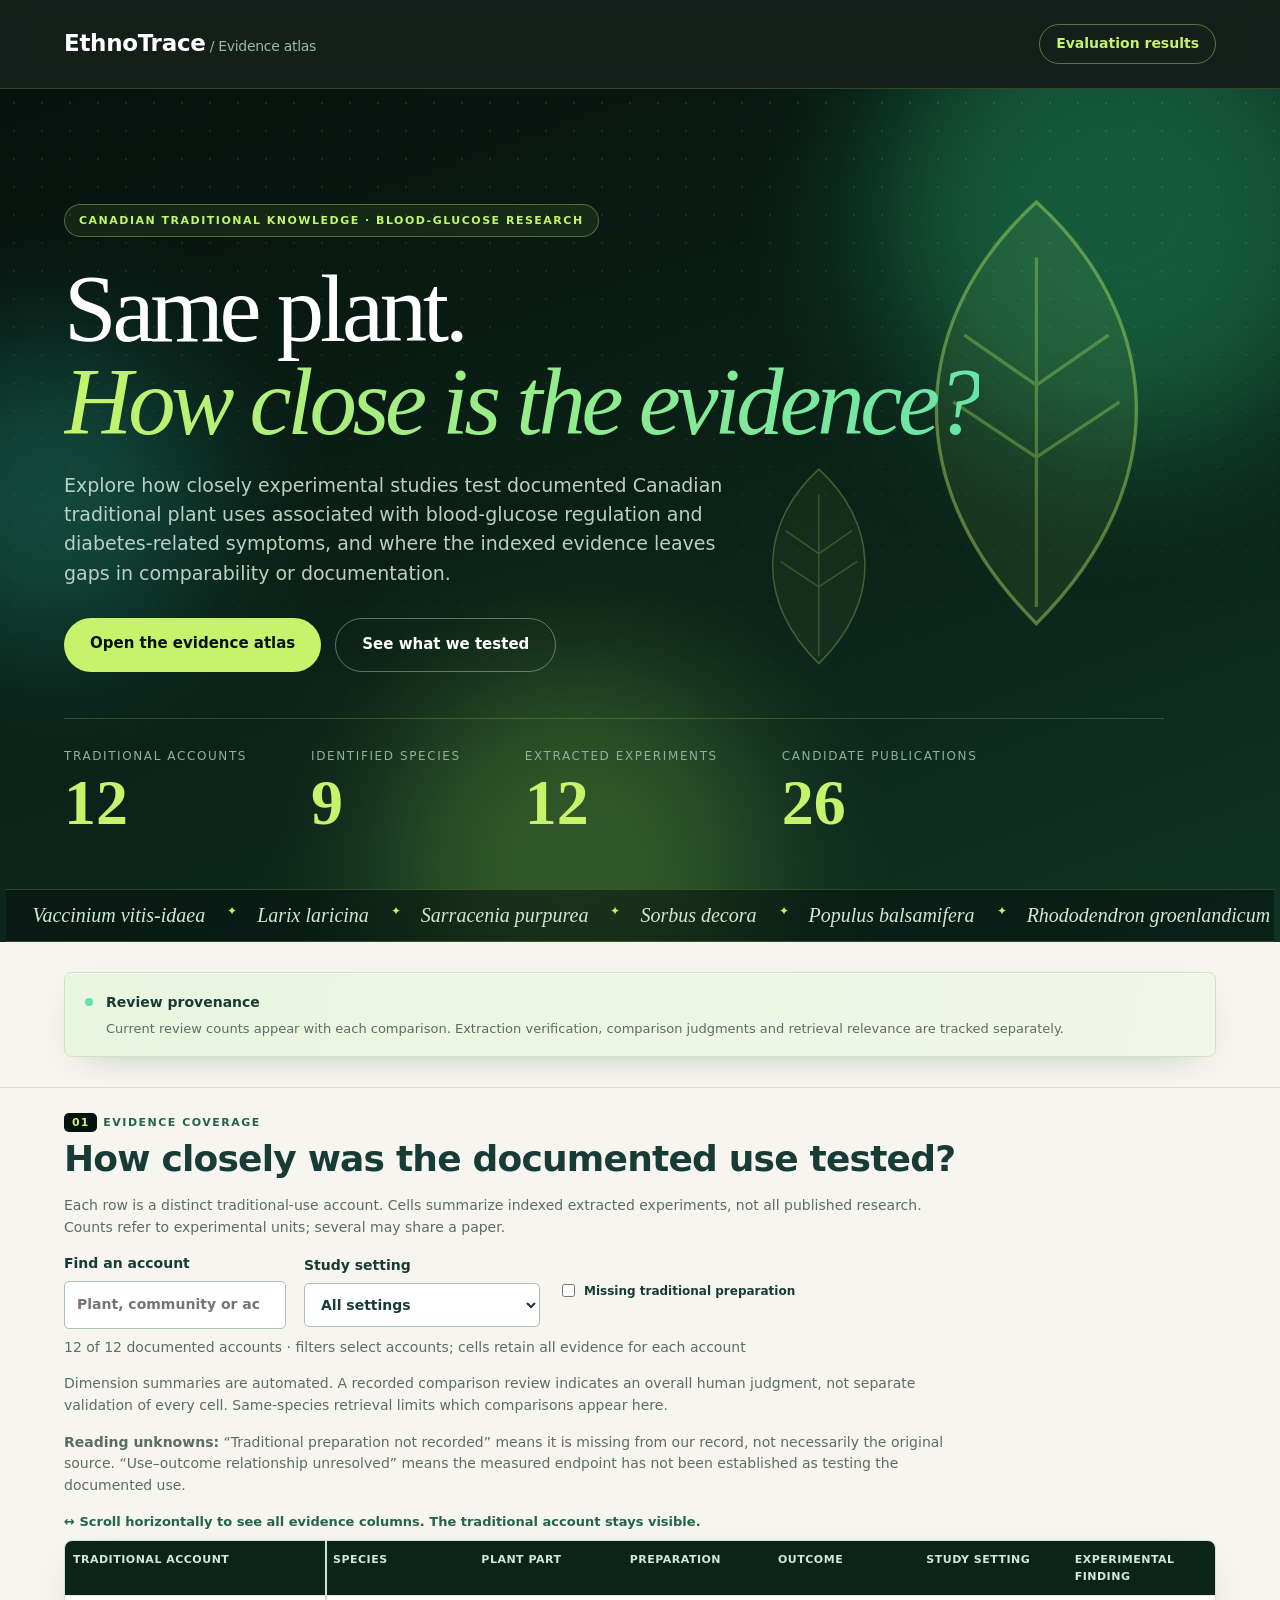
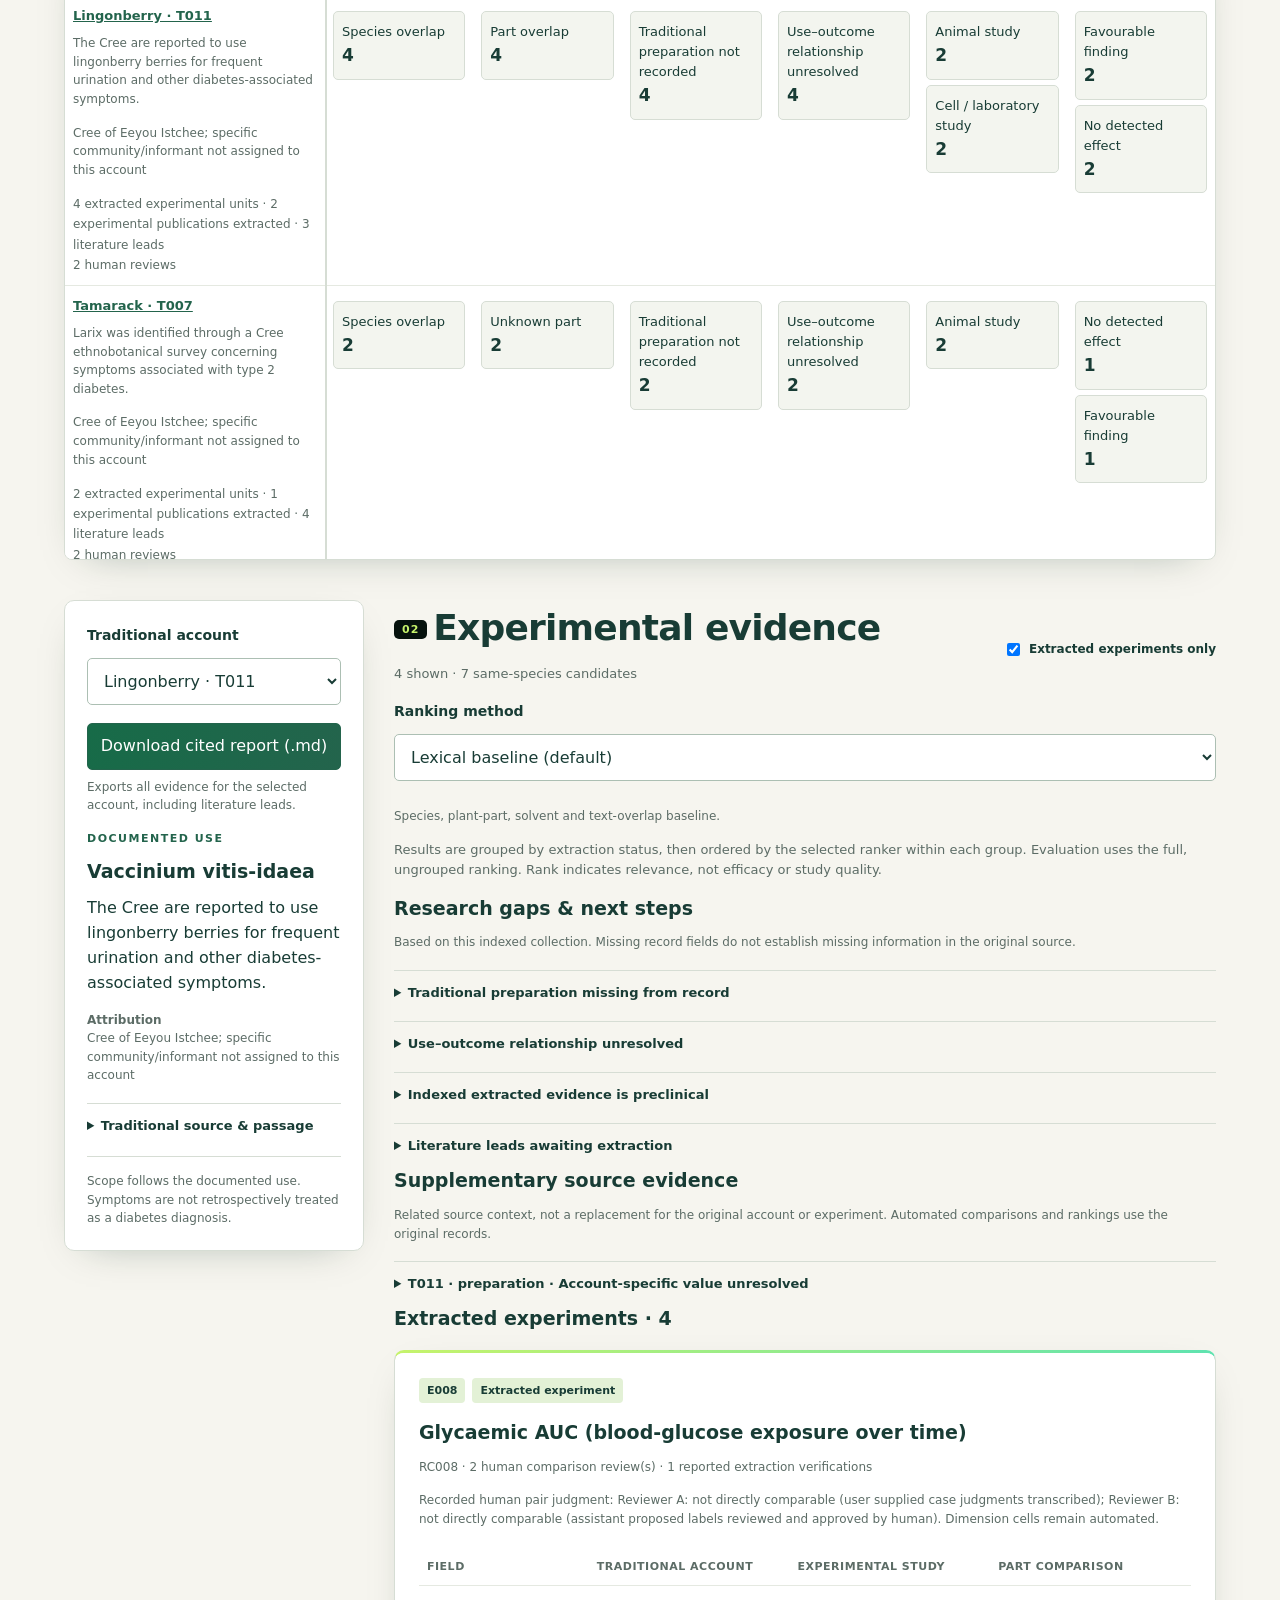
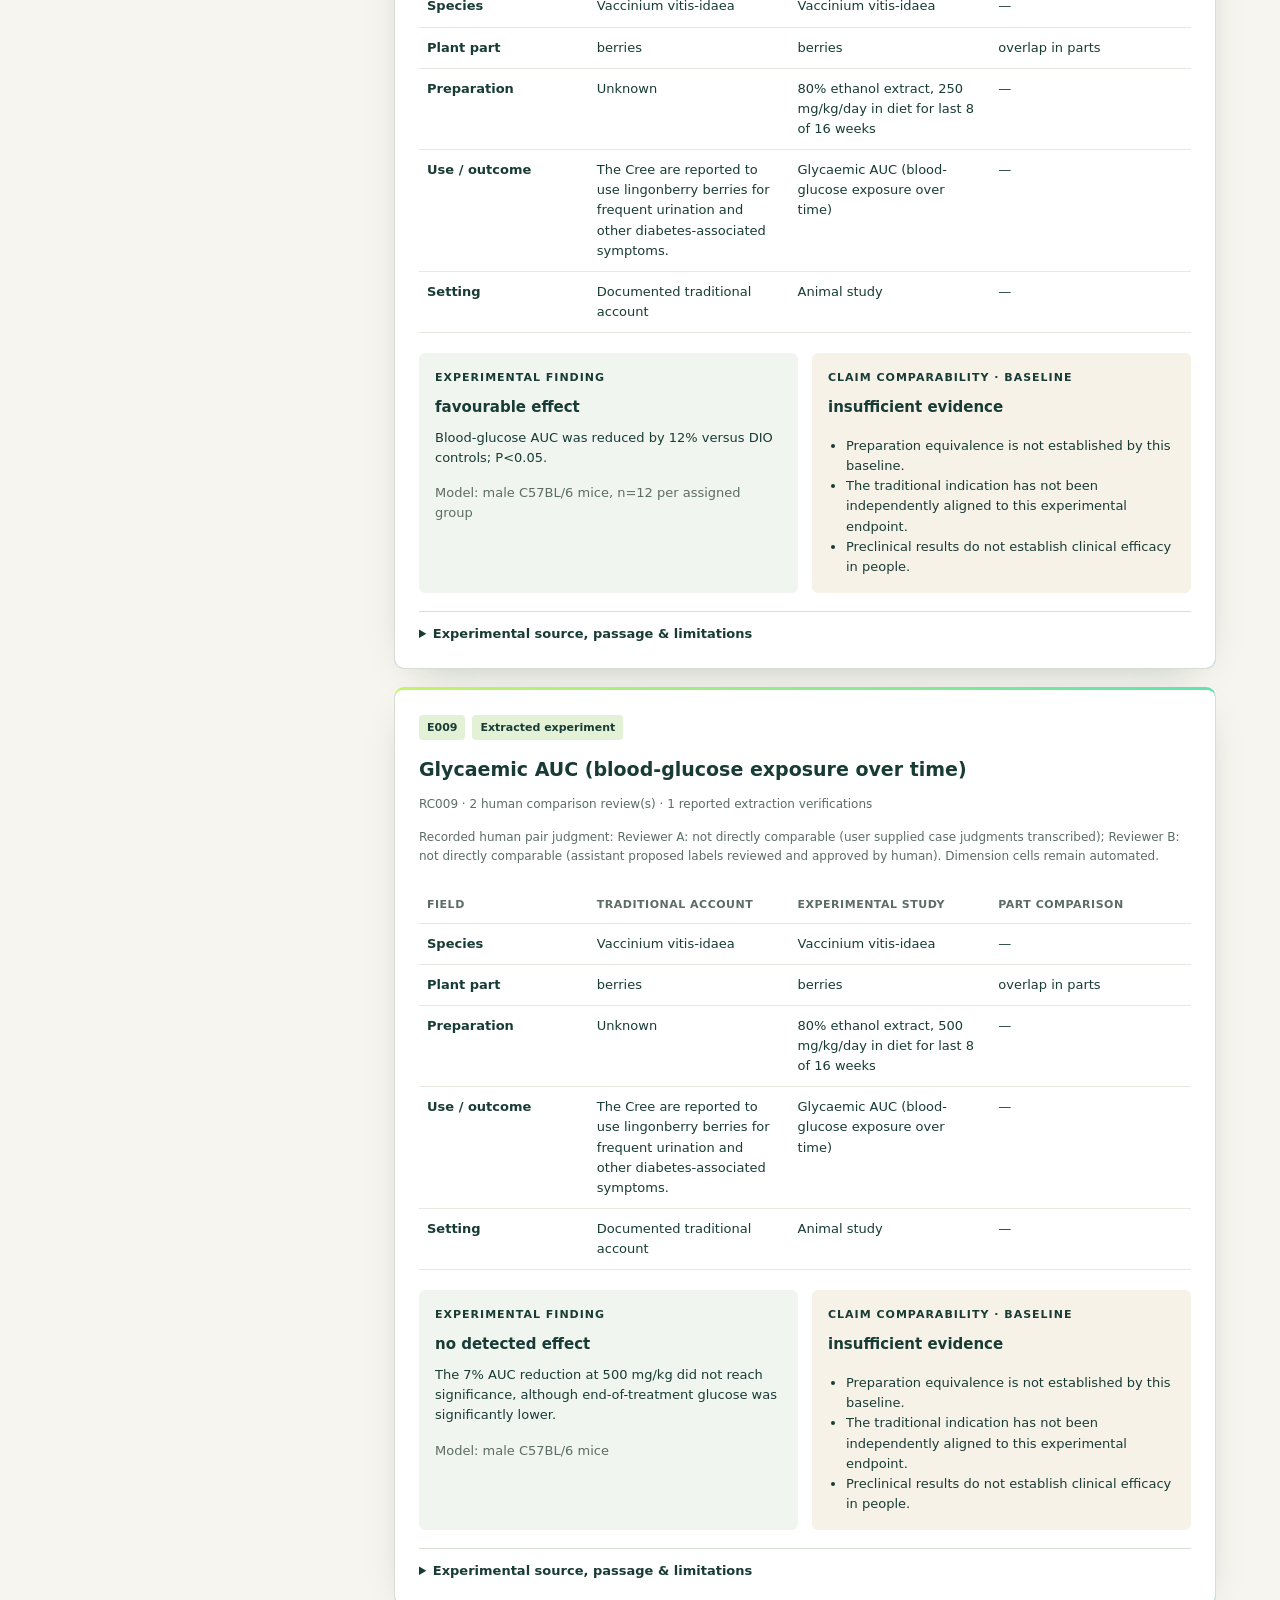
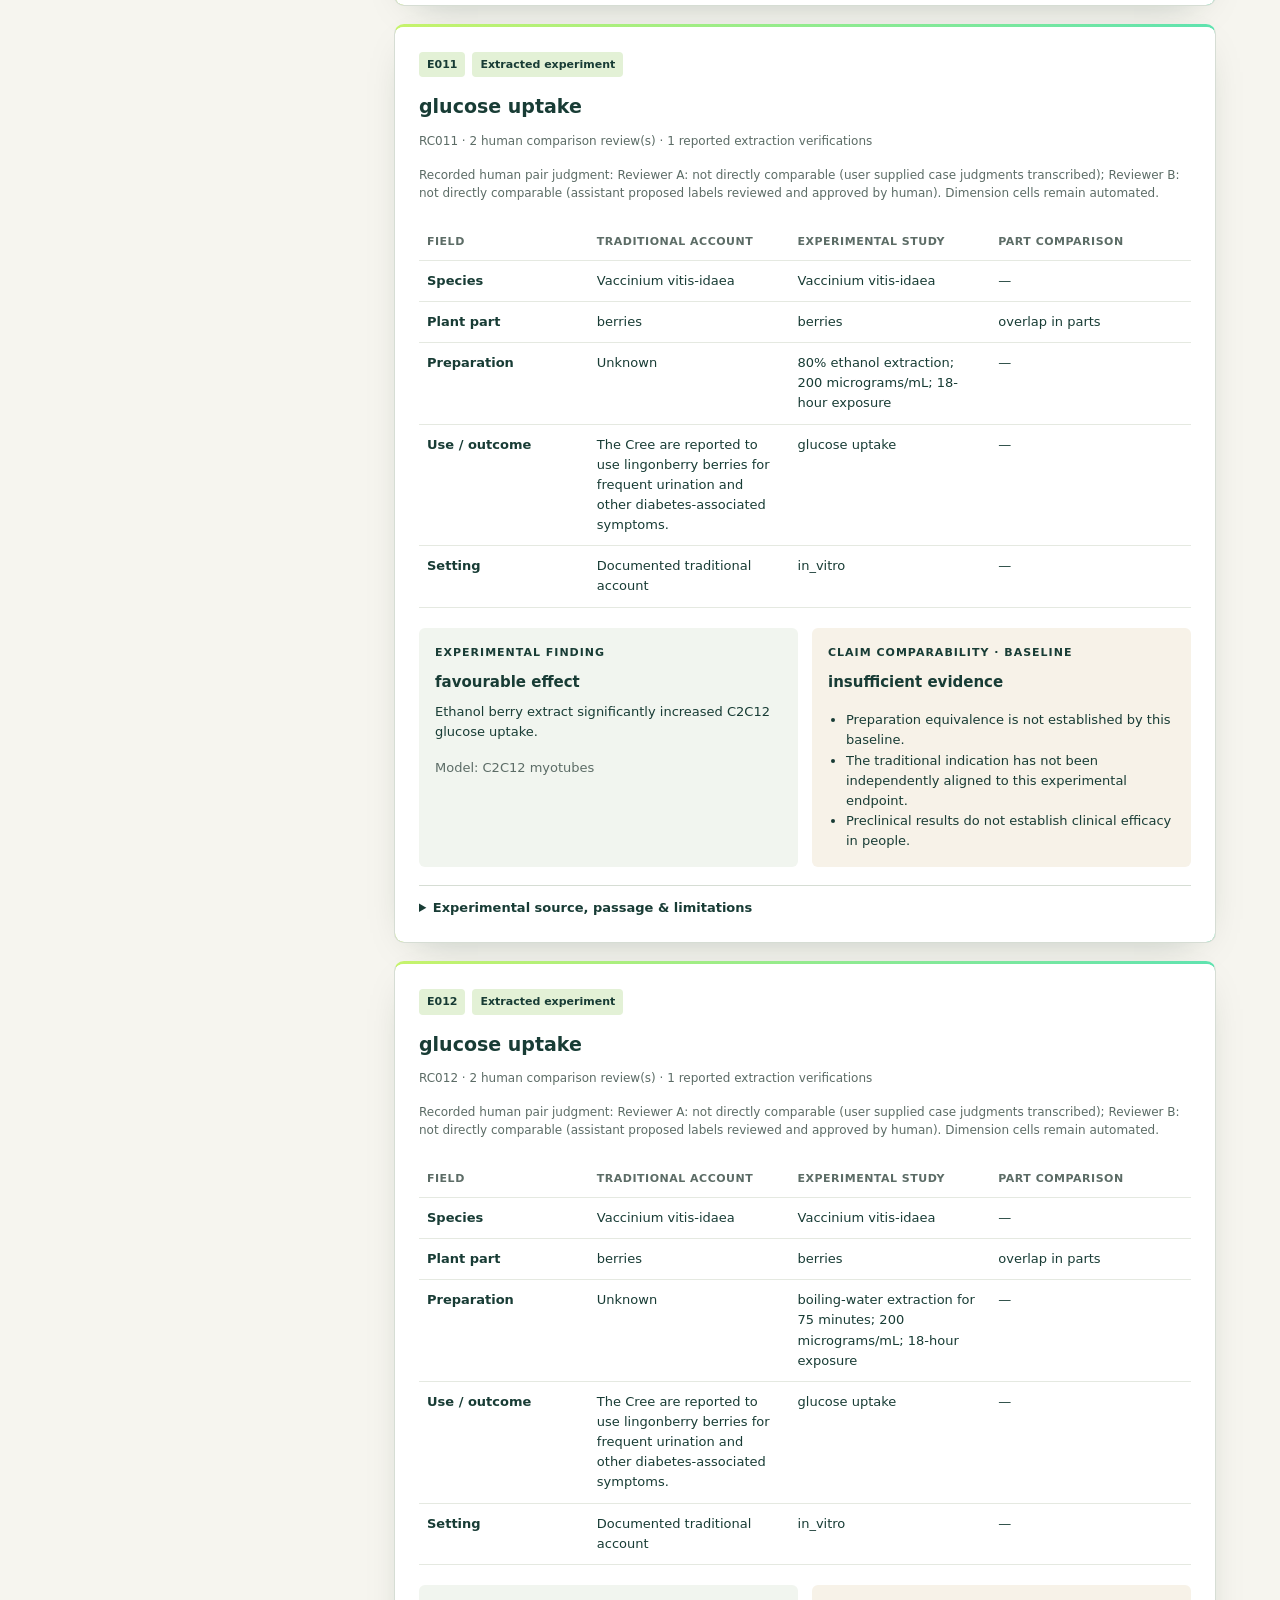
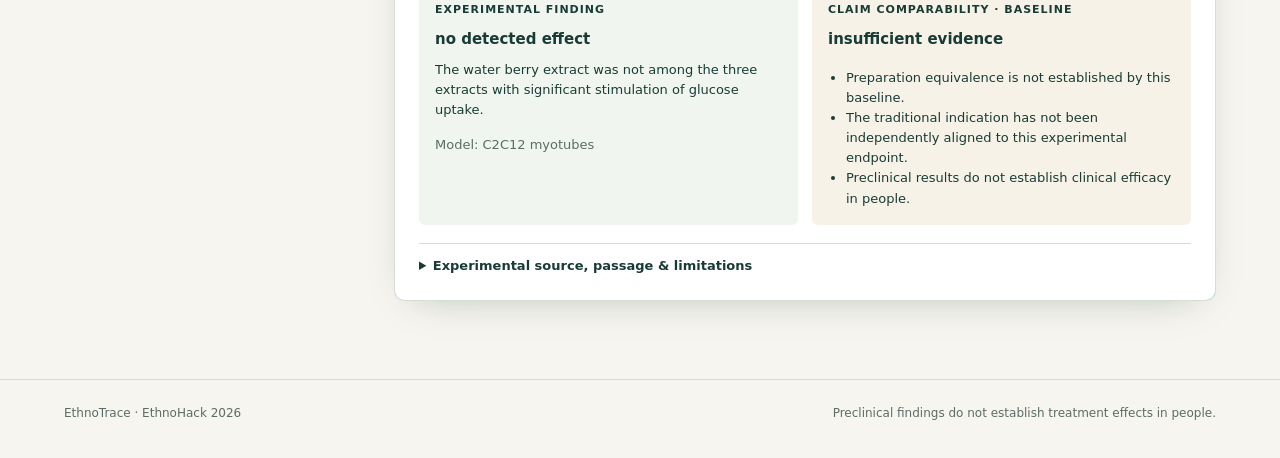
<file: web/index.html>
<!doctype html>
<html lang="en">
<head><meta charset="utf-8"><meta name="viewport" content="width=device-width,initial-scale=1"><title>EthnoTrace · Evidence atlas</title><link rel="stylesheet" href="style.css?v=audit2"><script defer src="data.js?v=review-integration2"></script><script defer src="report.js?v=review-integration2"></script><script defer src="app.js?v=review-integration2"></script><script defer src="fx.js?v=audit1"></script></head>
<body>
<div class="preloader" id="preloader" aria-hidden="true"><span class="pl-mark">EthnoTrace</span><span class="pl-bar"><i></i></span><span class="pl-count" id="pl-count">00%</span></div>
<header><a class="brand" href="index.html">EthnoTrace<span> / Evidence atlas</span></a><a href="evaluation.html">Evaluation results</a></header>
<main>
<section class="hero" id="top"><div class="hero-bg" aria-hidden="true"><i class="orb o1"></i><i class="orb o2"></i><i class="orb o3"></i><svg class="leaf l1" viewBox="0 0 120 160"><path d="M60 4C16 44 8 104 60 156 112 104 104 44 60 4Z"/><path d="M60 24V150M60 70 34 52M60 96 30 76M60 70 86 52M60 96 90 76" fill="none"/></svg><svg class="leaf l2" viewBox="0 0 120 160"><path d="M60 4C16 44 8 104 60 156 112 104 104 44 60 4Z"/><path d="M60 24V150M60 70 34 52M60 96 30 76M60 70 86 52M60 96 90 76" fill="none"/></svg></div>
<div class="hero-inner"><div class="eyebrow">CANADIAN TRADITIONAL KNOWLEDGE · BLOOD-GLUCOSE RESEARCH</div><h1>Same plant.<br><em>How close is the evidence?</em></h1><p>Explore how closely experimental studies test documented Canadian traditional plant uses associated with blood-glucose regulation and diabetes-related symptoms, and where the indexed evidence leaves gaps in comparability or documentation.</p>
<div class="cta-row"><a class="btn primary" href="#atlas-title">Open the evidence atlas</a><a class="btn ghost" href="evaluation.html">See what we tested</a></div>
<dl class="stats" id="hero-stats" aria-label="Coverage at a glance"></dl></div>
<div class="ticker" aria-hidden="true"><div class="ticker-track" id="ticker"></div></div></section>
<div class="review"><span class="dot"></span><div><strong>Review provenance</strong><p>Current review counts appear with each comparison. Extraction verification, comparison judgments and retrieval relevance are tracked separately.</p></div></div>
<section class="atlas" aria-labelledby="atlas-title">
<div class="toolbar"><div><div class="eyebrow">EVIDENCE COVERAGE</div><h2 id="atlas-title">How closely was the documented use tested?</h2></div></div>
<p>Each row is a distinct traditional-use account. Cells summarize indexed extracted experiments, not all published research. Counts refer to experimental units; several may share a paper.</p>
<div class="atlas-controls"><label>Find an account<input id="atlas-search" type="search" placeholder="Plant, community or account ID"></label><label>Study setting<select id="atlas-setting"><option value="">All settings</option><option value="animal_in_vivo">Animal studies</option><option value="in_vitro">Cell / laboratory studies</option></select></label><label class="filter"><input type="checkbox" id="atlas-missing"> Missing traditional preparation</label></div>
<p class="small" id="atlas-count" aria-live="polite"></p>
<p class="small">Dimension summaries are automated. A recorded comparison review indicates an overall human judgment, not separate validation of every cell. Same-species retrieval limits which comparisons appear here.</p>
<p class="small atlas-explainer"><strong>Reading unknowns:</strong> “Traditional preparation not recorded” means it is missing from our record, not necessarily the original source. “Use–outcome relationship unresolved” means the measured endpoint has not been established as testing the documented use.</p>
<p class="scroll-hint" id="atlas-scroll-hint">↔ Scroll horizontally to see all evidence columns. The traditional account stays visible.</p>
<div class="atlas-scroll" aria-describedby="atlas-scroll-hint" tabindex="0" role="region" aria-label="Evidence atlas matrix"><table class="atlas-table"><thead><tr><th>Traditional account</th><th>Species</th><th>Plant part</th><th>Preparation</th><th>Outcome</th><th>Study setting</th><th>Experimental finding</th></tr></thead><tbody id="atlas-body"></tbody></table></div>
</section>
<div id="drilldown" class="drilldown" hidden><span id="drilldown-label"></span> <button id="clear-drilldown" type="button">Show all evidence for this account</button></div>
<section class="workspace" id="explorer"><aside><label for="claim">Traditional account</label><select id="claim"></select><button id="export-report" type="button">Download cited report (.md)</button><p class="small">Exports all evidence for the selected account, including literature leads.</p><div id="account"></div><div class="source-note">Scope follows the documented use. Symptoms are not retrospectively treated as a diabetes diagnosis.</div></aside>
<div class="evidence"><div class="toolbar"><div><h2>Experimental evidence</h2><p id="count" aria-live="polite"></p></div><label class="filter"><input id="extracted" type="checkbox" checked> Extracted experiments only</label></div><label for="ranking">Ranking method</label><select id="ranking"><option value="lexical">Lexical baseline (default)</option></select><p class="small" id="ranking-note"></p><p class="hint">Results are grouped by extraction status, then ordered by the selected ranker within each group. Evaluation uses the full, ungrouped ranking. Rank indicates relevance, not efficacy or study quality.</p><section id="gaps" aria-label="Research gaps and next steps"></section><div id="results"></div></div></section>
<footer>EthnoTrace · EthnoHack 2026 <span>Preclinical findings do not establish treatment effects in people.</span></footer>
</main>
</body></html>
</file>
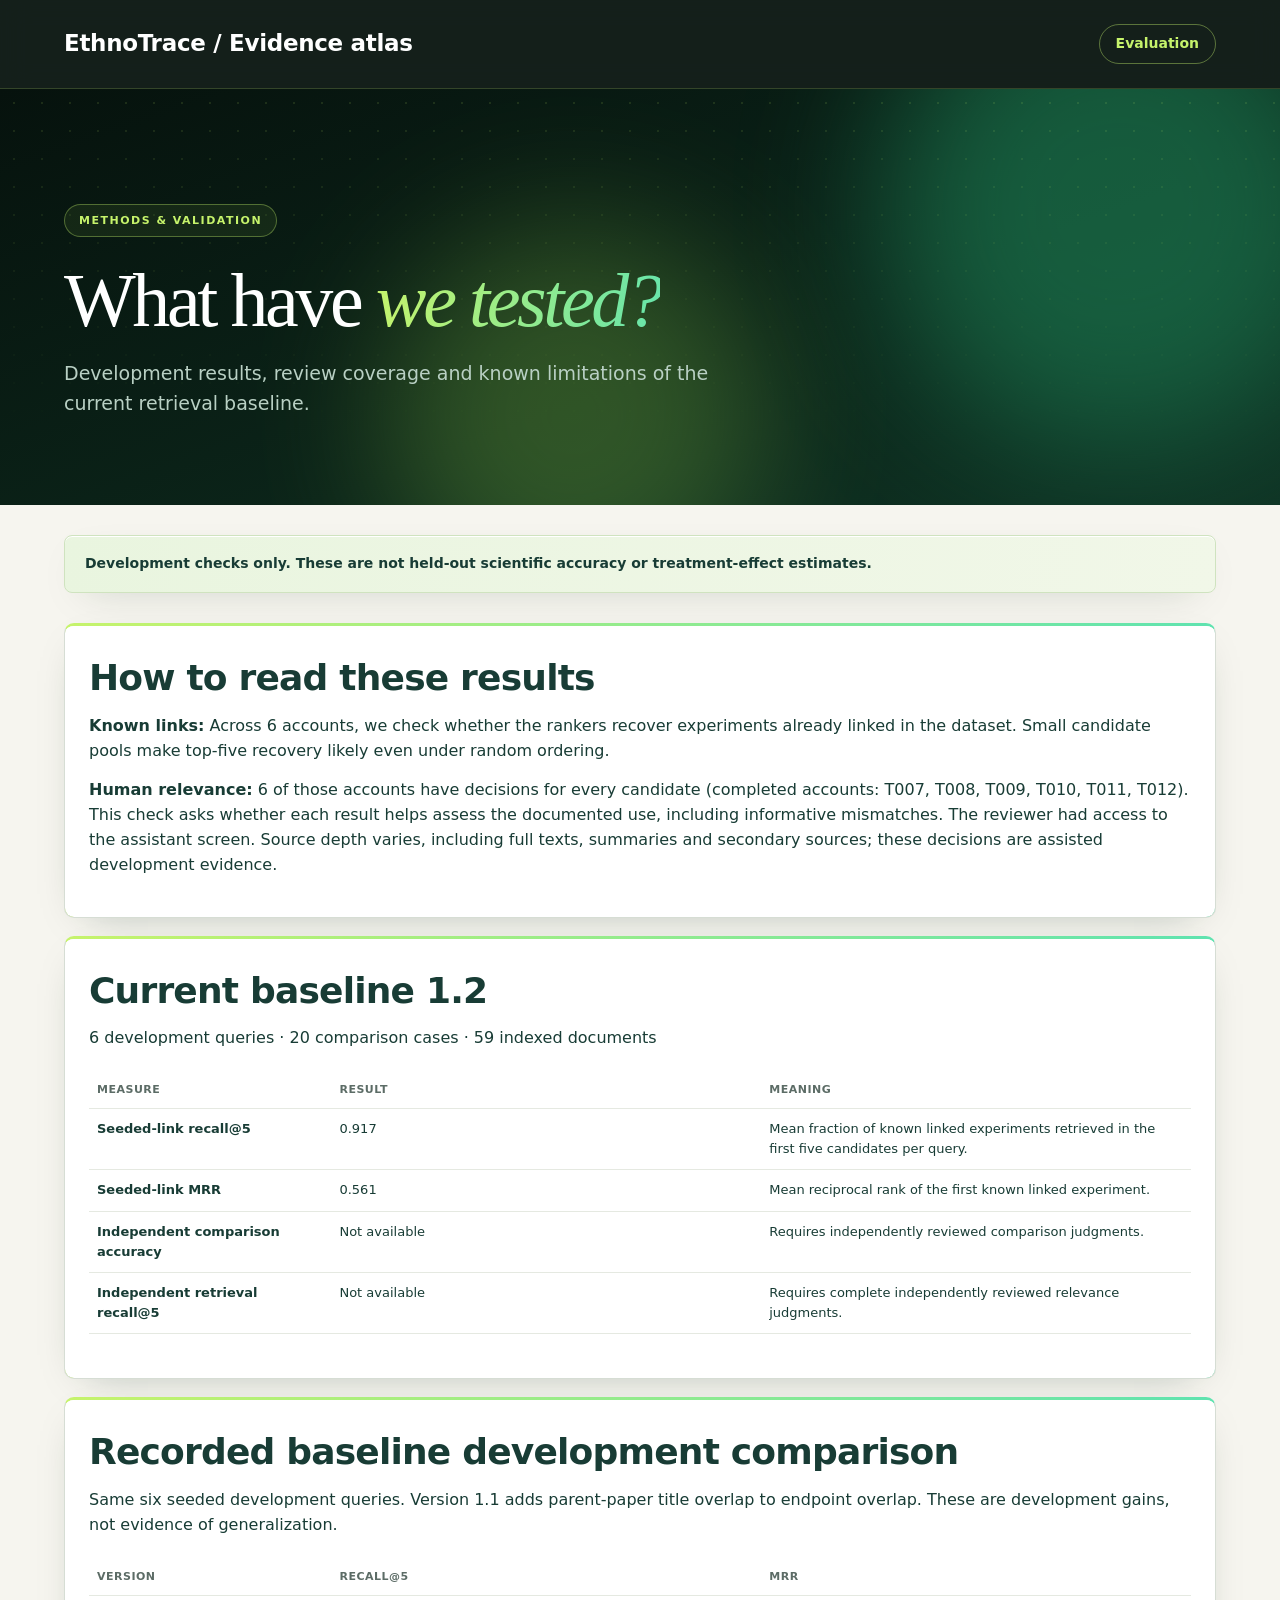
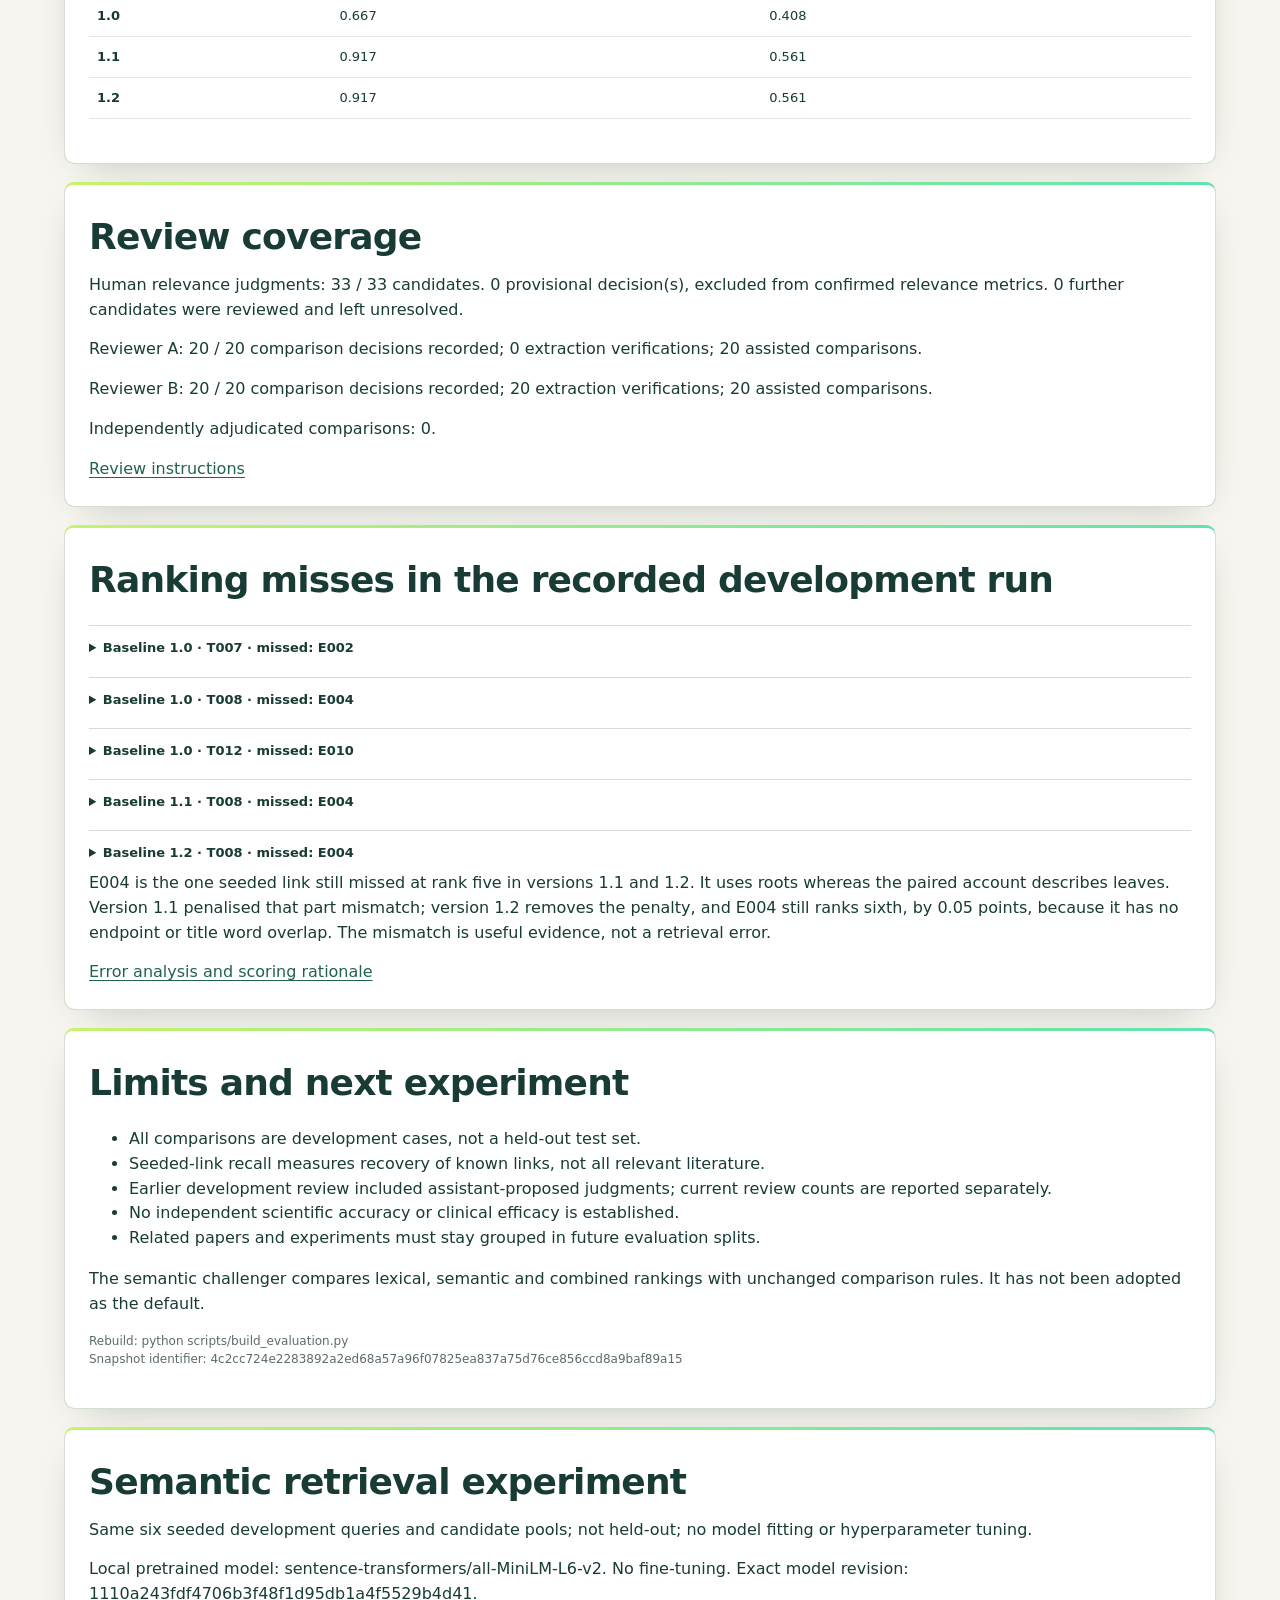
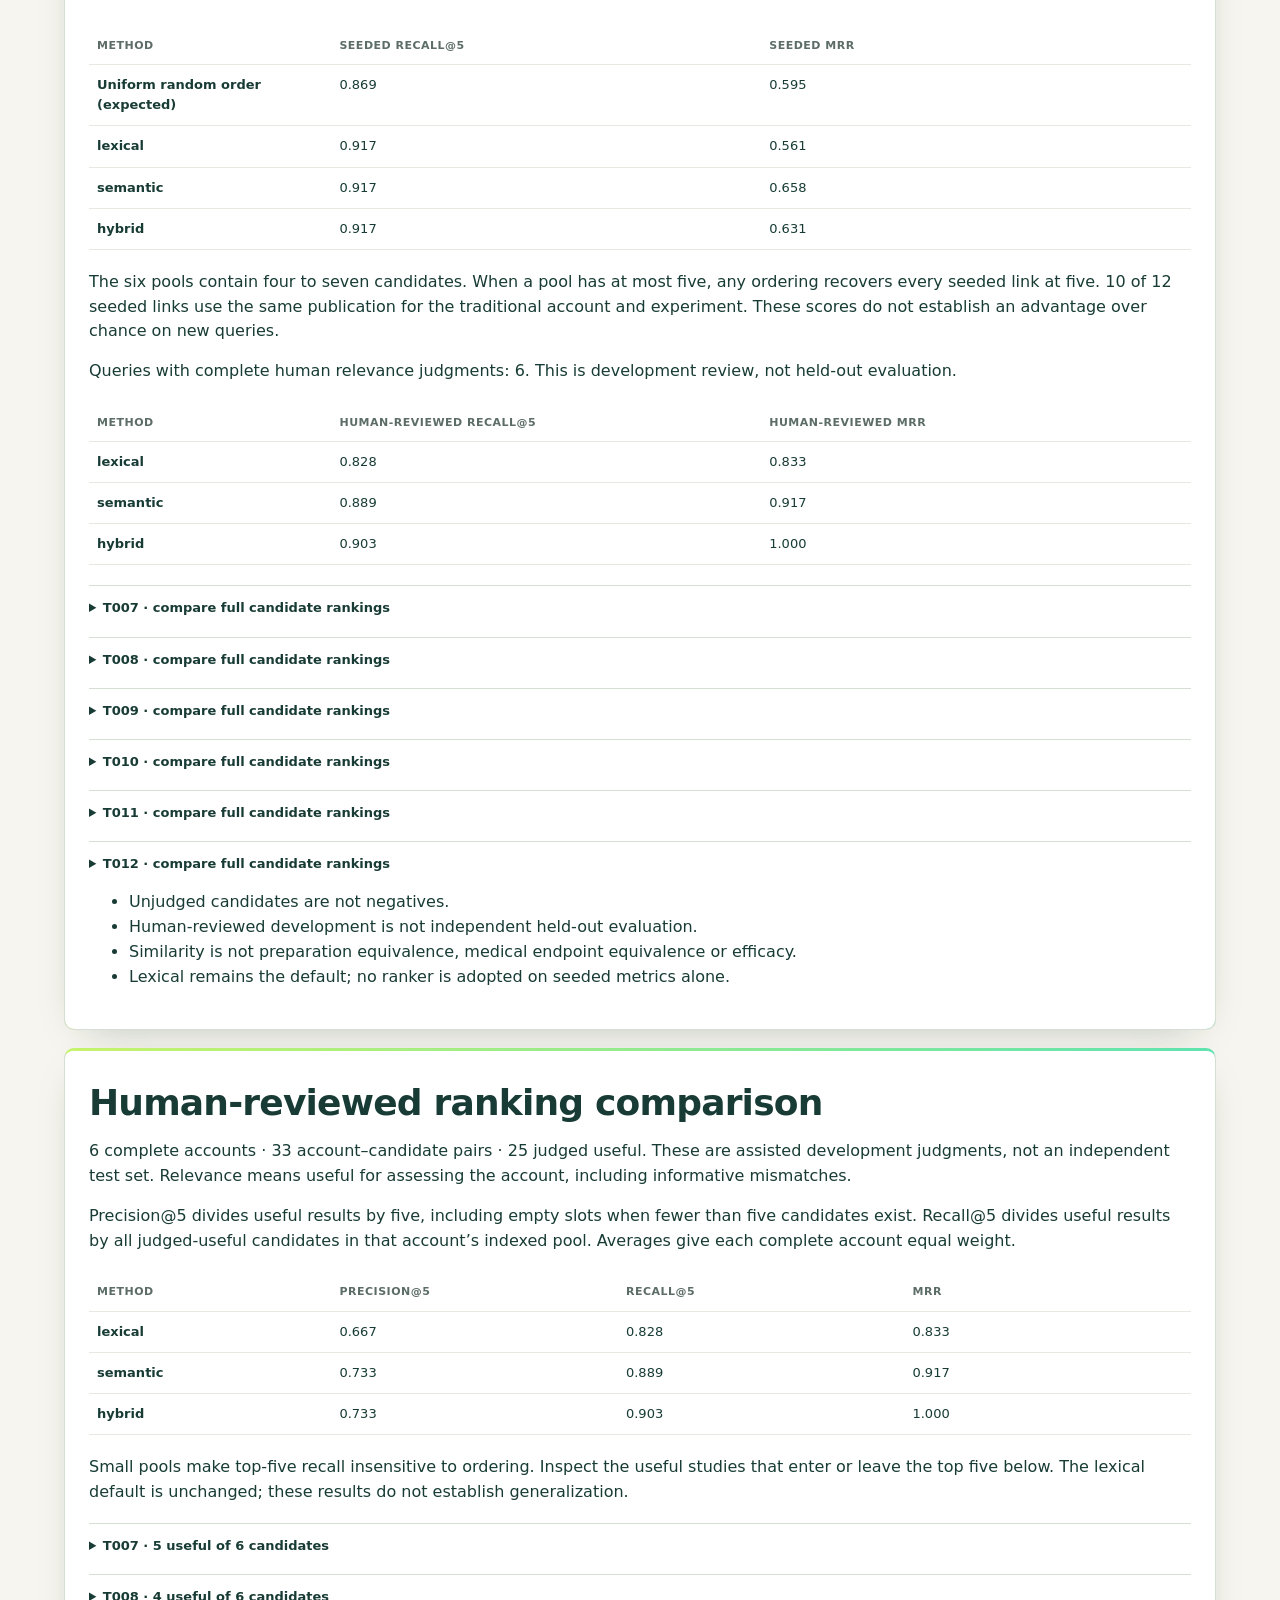
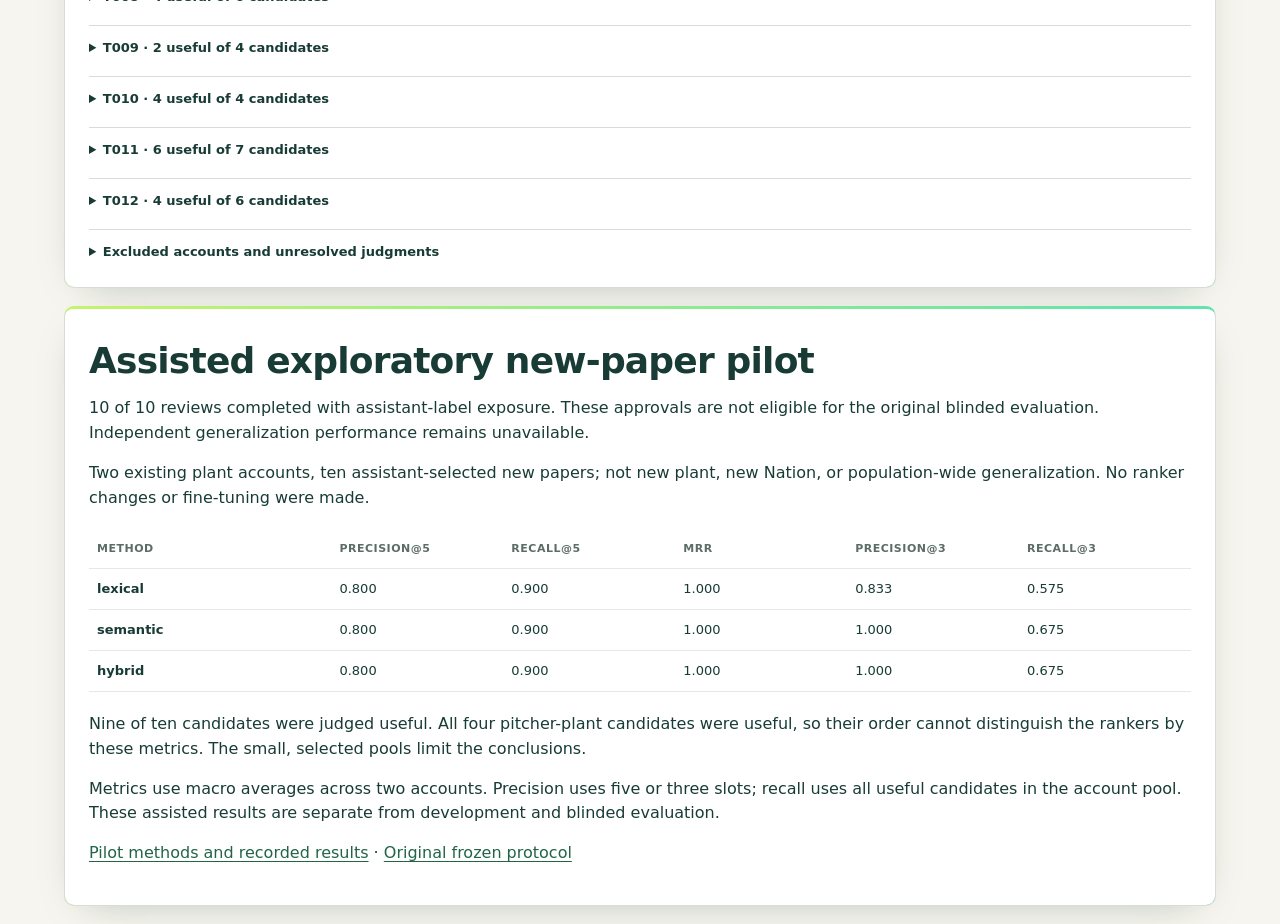
<file: web/evaluation.html>
<!doctype html>
<html lang="en"><head><meta charset="utf-8"><meta name="viewport" content="width=device-width,initial-scale=1"><title>EthnoTrace · Evaluation</title><link rel="stylesheet" href="style.css?v=audit2"><script defer src="evaluation-data.js?v=review-integration2"></script><script defer src="evaluation.js?v=audit1"></script><script defer src="fx.js?v=audit1"></script></head>
<body><header><a class="brand" href="index.html">EthnoTrace / Evidence atlas</a><a href="evaluation.html" aria-current="page">Evaluation</a></header><main><section class="hero hero-sm"><div class="hero-bg" aria-hidden="true"><i class="orb o1"></i><i class="orb o2"></i></div><div class="hero-inner"><div class="eyebrow">METHODS & VALIDATION</div><h1>What have <em>we tested?</em></h1><p>Development results, review coverage and known limitations of the current retrieval baseline.</p></div></section><div class="review"><strong>Development checks only. These are not held-out scientific accuracy or treatment-effect estimates.</strong></div><div id="evaluation"></div></main></body></html>
</file>
<file: web/style.css>
:root{--ink:#183c35;--muted:#5c6c66;--paper:#f6f5ef;--line:#d6ddd4;--green:#23644c;--amber:#76551e}*{box-sizing:border-box}body{margin:0;background:var(--paper);color:var(--ink);font:16px/1.55 system-ui,sans-serif}header{padding:24px 5%;border-bottom:1px solid var(--line);display:flex;justify-content:space-between;align-items:center;gap:16px}.brand{color:var(--ink);font-weight:750;text-decoration:none;font-size:23px}.brand span{font-size:14px;font-weight:400;color:var(--muted)}.tag,.eyebrow{font-size:11px;letter-spacing:1.5px;font-weight:700}.tag{border:1px solid var(--line);padding:7px 12px;border-radius:20px}main{max-width:1440px;margin:auto;padding:44px 5% 24px}.intro{max-width:760px}.eyebrow{color:var(--green)}h1{font:normal clamp(36px,5vw,60px)/1.08 Georgia,serif;letter-spacing:-1.5px;margin:18px 0}.intro p{max-width:640px;color:var(--muted);font-size:18px}.review{display:flex;gap:13px;background:#e8eee3;border:1px solid #d5e0ce;padding:17px 20px;border-radius:8px;margin:30px 0}.review strong{font-size:14px}.review p{margin:4px 0 0;font-size:13px;color:var(--muted)}.dot{background:#b58b39;width:8px;height:8px;min-width:8px;border-radius:50%;margin-top:8px}.workspace{display:grid;grid-template-columns:300px minmax(0,1fr);gap:30px}aside{align-self:start;position:sticky;top:18px;background:#fff;border:1px solid var(--line);padding:22px;border-radius:10px}label{font-weight:650;font-size:14px}select{width:100%;padding:12px;margin:10px 0 18px;border:1px solid #acbfb3;border-radius:5px;background:#fff;color:var(--ink);font:inherit}h2{font-size:22px;margin:0}h3{font-size:19px;line-height:1.35;margin:12px 0}p{margin:8px 0 15px}.toolbar{display:flex;justify-content:space-between;align-items:center;gap:15px}.toolbar p,.hint{font-size:13px;color:var(--muted)}.filter{font-size:12px;display:flex;align-items:center;gap:6px}.hint{margin-top:0}.card{background:white;border:1px solid var(--line);border-radius:10px;margin:18px 0;padding:24px}.badge{display:inline-block;background:#eef2ec;border-radius:4px;padding:4px 8px;font-size:11px;font-weight:650;margin:0 7px 5px 0}.badge.warning{background:#f5eddc;color:var(--amber)}.small{font-size:12px;color:var(--muted)}table{width:100%;border-collapse:collapse;font-size:13px;margin:20px 0;table-layout:fixed}th,td{text-align:left;vertical-align:top;border-bottom:1px solid #e5e9e1;padding:10px 8px;overflow-wrap:anywhere}th{font-size:11px;text-transform:uppercase;letter-spacing:.5px;color:var(--muted)}th:first-child{width:22%}td:first-child{font-weight:650}.outputs{display:grid;grid-template-columns:1fr 1fr;gap:14px}.output{background:#f1f5ef;border-radius:6px;padding:16px}.output.compare{background:#f7f2e8}.output h4{font-size:11px;text-transform:uppercase;letter-spacing:1px;margin:0 0 9px}.output strong{font-size:15px}.output p,.output li{font-size:13px}.output ul{padding-left:18px;margin-bottom:0}.source-note{font-size:12px;color:var(--muted);border-top:1px solid var(--line);padding-top:15px;margin-top:20px}details{border-top:1px solid var(--line);margin-top:18px;padding-top:12px;font-size:13px}summary{cursor:pointer;font-weight:650}blockquote{border-left:3px solid #b9c9b4;margin:14px 0;padding-left:13px;color:var(--muted)}a{color:#216449;text-underline-offset:3px;overflow-wrap:anywhere}a:hover{color:#102f24}button:focus-visible,a:focus-visible,select:focus-visible,input:focus-visible,summary:focus-visible{outline:3px solid #b58b39;outline-offset:3px}.empty{padding:30px;border:1px dashed var(--line)}footer{display:flex;justify-content:space-between;gap:20px;border-top:1px solid var(--line);padding-top:20px;margin-top:40px;color:var(--muted);font-size:12px}@media(max-width:900px){.workspace{grid-template-columns:1fr}aside{position:static}.intro{max-width:100%}}@media(max-width:600px){main{padding:30px 5%}.brand span,.tag{display:none}.toolbar,footer{display:block}.outputs{grid-template-columns:1fr}.card{padding:15px}td,th{padding:8px 4px;font-size:12px}.filter{margin-bottom:12px}}
.atlas{margin:30px 0 40px;border-top:1px solid var(--line);padding-top:26px}.atlas>p{max-width:900px;color:var(--muted);font-size:14px}.atlas-controls{display:flex;flex-wrap:wrap;gap:18px;align-items:center}.atlas-controls label{display:flex;flex-direction:column;gap:6px}.atlas-controls .filter{flex-direction:row}.atlas-controls input[type=search]{padding:12px;border:1px solid #acbfb3;border-radius:5px;font:inherit;min-width:260px}.atlas-controls select{margin:0}.atlas-scroll{overflow:auto;border:1px solid var(--line);border-radius:8px;background:white;max-height:620px}.atlas-table{min-width:1100px;margin:0;table-layout:fixed}.atlas-table th{position:sticky;top:0;background:#edf2e9;z-index:1}.atlas-table th:first-child{width:28%}.atlas-table td:first-child{font-weight:400}.atlas-cell{display:block;width:100%;text-align:left;border:1px solid #d6ddd4;background:#f3f5ef;color:var(--ink);padding:10px 8px;margin:5px 0;border-radius:5px;font:inherit;cursor:pointer}.atlas-cell:hover{background:#e4eddd}.atlas-cell strong{display:block;font-size:17px}.account-link{border:0;padding:0;background:none;color:var(--green);font:inherit;font-weight:700;text-align:left;text-decoration:underline;cursor:pointer}.drilldown{padding:16px;background:#e8eee3;border-radius:8px;margin-bottom:20px;font-size:14px}.drilldown button{margin:8px;border:1px solid #acbfb3;background:white;padding:8px;border-radius:4px;cursor:pointer;color:var(--ink)}

/* Keep account context visible while reading the wide evidence matrix. */
.atlas-table{border-collapse:separate;border-spacing:0}
.atlas-table td:first-child{position:sticky;left:0;z-index:2;background:#fff;box-shadow:2px 0 0 var(--line)}
.atlas-table th:first-child{left:0;z-index:3;width:260px;box-shadow:2px 0 0 var(--line)}
.atlas-table th{z-index:2}
.atlas-scroll{scroll-padding-left:270px}
.atlas .scroll-hint{font-size:13px;font-weight:600;color:var(--green);margin-bottom:8px}
@media(max-width:600px){.atlas-table th:first-child{width:150px}.atlas-scroll{scroll-padding-left:160px}}

#export-report{padding:10px;border:1px solid var(--green);border-radius:5px;background:var(--green);color:white;font:inherit;cursor:pointer;width:100%}

/* Keep long citations and controls within the page; the atlas alone scrolls. */
.evidence, .workspace > *, .atlas-controls > label {min-width:0}
.card, #gaps, aside {overflow-wrap:anywhere}
.atlas-controls input[type=search] {min-width:0;width:100%;max-width:100%}
@media(max-width:600px){
  .atlas-controls {align-items:stretch}
  .atlas-controls > label {width:100%}
  header {flex-wrap:wrap}
  #ranking {max-width:100%}
}

/* ===== Visual layer: dark bio-lab hero, glass header, motion. Presentation only. ===== */
:root{--bg0:#06120d;--bg1:#0b2419;--lime:#c6f36b;--mint:#5fe3b0;--glow:rgba(198,243,107,.35)}
html{scroll-behavior:smooth}
body{background:radial-gradient(1200px 600px at 10% -10%,#e9f3df 0,transparent 60%),var(--paper)}
header{position:sticky;top:0;z-index:50;background:rgba(6,18,13,.94);backdrop-filter:blur(14px);-webkit-backdrop-filter:blur(14px);border-bottom:1px solid rgba(198,243,107,.18)}
header .brand{color:#fff;letter-spacing:-.3px}header .brand span{color:#9bb8aa}
header a:not(.brand){color:var(--lime);text-decoration:none;font-weight:650;font-size:14px;padding:8px 16px;border:1px solid rgba(198,243,107,.4);border-radius:99px;transition:background .25s,color .25s,box-shadow .25s}
header a:not(.brand):hover{background:var(--lime);color:var(--bg0);box-shadow:0 0 24px var(--glow)}
main{max-width:none;padding:0}
main>*:not(.hero){max-width:1440px;margin-left:auto;margin-right:auto;padding-left:5%;padding-right:5%}
main>.review{width:90%;max-width:1340px;margin-left:auto;margin-right:auto;padding-left:20px;padding-right:20px}

/* hero */
.hero{position:relative;overflow:hidden;color:#eaf5ee;background:linear-gradient(160deg,var(--bg0),var(--bg1) 60%,#0f3324);padding:clamp(56px,9vw,120px) 5% 0;isolation:isolate}
.hero-sm{padding-bottom:clamp(40px,6vw,72px)}
.hero-inner{position:relative;z-index:2;max-width:1100px;margin:0 auto 0 max(0px,calc((100% - 1340px)/2))}
.hero .eyebrow{color:var(--lime);display:inline-block;padding:7px 14px;border:1px solid rgba(198,243,107,.35);border-radius:99px;background:rgba(198,243,107,.07)}
.hero h1{color:#fff;font-size:clamp(42px,7.4vw,104px);line-height:.98;letter-spacing:-.045em;margin:26px 0 22px}
.hero-sm h1{font-size:clamp(38px,6vw,76px)}
.hero h1 em{font-style:italic;background:linear-gradient(100deg,var(--lime),var(--mint) 55%,#fff);-webkit-background-clip:text;background-clip:text;color:transparent;background-size:200% 100%;animation:shine 6s ease-in-out infinite alternate}
.hero p{color:#b9d0c4;max-width:680px;font-size:clamp(16px,1.6vw,19px)}
.hero .intro p{color:#b9d0c4}
.cta-row{display:flex;flex-wrap:wrap;gap:14px;margin:30px 0 8px}
.btn{display:inline-block;padding:14px 26px;border-radius:99px;font-weight:700;text-decoration:none;font-size:15px;transition:transform .2s,box-shadow .25s,background .25s,color .25s}
.btn.primary{background:var(--lime);color:var(--bg0);box-shadow:0 0 0 0 var(--glow);animation:pulse 2.8s infinite}
.btn.primary:hover{transform:translateY(-3px);box-shadow:0 10px 36px var(--glow);color:var(--bg0)}
.btn.ghost{color:#fff;border:1px solid rgba(255,255,255,.35)}
.btn.ghost:hover{background:rgba(255,255,255,.12);color:#fff;transform:translateY(-3px)}
.stats{display:flex;flex-wrap:wrap;gap:clamp(24px,5vw,64px);margin:46px 0 54px;padding-top:28px;border-top:1px solid rgba(198,243,107,.2)}
.stats div{display:flex;flex-direction:column}
.stats dd{margin:0;font:700 clamp(38px,5vw,64px)/1 Georgia,serif;color:var(--lime);font-variant-numeric:tabular-nums}
.stats dt{font-size:12px;letter-spacing:1.6px;text-transform:uppercase;color:#8fb09f;margin-bottom:6px}
.hero-bg{position:absolute;inset:0;z-index:0;pointer-events:none}
.hero-bg:after{content:"";position:absolute;inset:0;background-image:radial-gradient(rgba(198,243,107,.12) 1px,transparent 1.4px);background-size:28px 28px;mask-image:linear-gradient(180deg,#000,transparent 85%);-webkit-mask-image:linear-gradient(180deg,#000,transparent 85%)}
.orb{position:absolute;border-radius:50%;filter:blur(70px);opacity:.55;animation:float 14s ease-in-out infinite alternate}
.o1{width:480px;height:480px;background:#1f8a5b;top:-120px;right:-80px}
.o2{width:380px;height:380px;background:#8fd14a;bottom:-100px;left:30%;opacity:.28;animation-delay:-5s}
.o3{width:300px;height:300px;background:#2ab6a0;top:30%;left:-100px;opacity:.3;animation-delay:-9s}
.leaf{position:absolute;fill:rgba(198,243,107,.07);stroke:rgba(198,243,107,.4);stroke-width:1.2;animation:sway 9s ease-in-out infinite alternate;transform-origin:50% 100%}
.leaf path:last-child{stroke:rgba(198,243,107,.3)}
.l1{width:clamp(180px,26vw,380px);right:6%;top:12%}
.l2{width:clamp(90px,12vw,170px);right:30%;top:44%;animation-delay:-4s;opacity:.7}
.ticker{position:relative;z-index:2;margin:0 -5%;border-top:1px solid rgba(198,243,107,.2);border-bottom:1px solid rgba(198,243,107,.2);background:rgba(6,18,13,.55);overflow:hidden;white-space:nowrap}
.ticker-track{display:inline-flex;animation:marquee 45s linear infinite;padding:14px 0}
.ticker span{font:italic 20px Georgia,serif;color:#cfe8d7;padding:0 26px;position:relative}
.ticker span:after{content:"✦";position:absolute;right:-6px;color:var(--lime);font-style:normal;font-size:12px}
.ticker:hover .ticker-track{animation-play-state:paused}

/* sections, cards, controls */
.atlas{counter-increment:sec;position:relative}
.workspace{counter-increment:sec}
.atlas .toolbar .eyebrow:before,.evidence .toolbar h2:before{content:"0" counter(sec) " / ";color:var(--lime);background:var(--bg0);padding:3px 8px;border-radius:5px;margin-right:6px}
.atlas .toolbar .eyebrow:before{content:"01";letter-spacing:1px}
.evidence .toolbar h2:before{content:"02";font-size:11px;letter-spacing:1px;vertical-align:middle}
h2{font-size:clamp(24px,3vw,36px);letter-spacing:-.8px}
.atlas-scroll,aside,.card,.review,.drilldown{box-shadow:0 1px 0 #fff inset,0 12px 40px -22px rgba(6,40,24,.35)}
.card{transition:transform .25s,box-shadow .3s,border-color .3s;border-top:3px solid transparent;background-image:linear-gradient(#fff,#fff),linear-gradient(90deg,var(--lime),var(--mint));background-origin:border-box;background-clip:padding-box,border-box}
.card:hover{transform:translateY(-4px);box-shadow:0 22px 50px -24px rgba(6,60,34,.5)}
.review{background:linear-gradient(100deg,#e9f5df,#f1f7e8);border-color:#cfe3bf}
.dot{background:var(--mint);box-shadow:0 0 0 0 rgba(95,227,176,.7);animation:ping 2.2s infinite}
.atlas-cell{transition:transform .18s,background .2s,box-shadow .2s}
.atlas-cell:hover{transform:translateY(-2px);background:#dff4c6;box-shadow:0 8px 20px -10px rgba(6,60,34,.5)}
.atlas-table th{background:#0b2419;color:#cfe8d7}
.atlas-table tbody tr{transition:background .2s}.atlas-table tbody tr:hover td{background:#f4faed}
.atlas-table td:first-child{background:#fff}.atlas-table tbody tr:hover td:first-child{background:#f4faed}
#export-report{background:linear-gradient(100deg,#176b48,#23644c);transition:transform .2s,box-shadow .25s}
#export-report:hover{transform:translateY(-2px);box-shadow:0 10px 24px -10px rgba(6,60,34,.7)}
select,input[type=search]{transition:border-color .2s,box-shadow .2s}
select:focus,input[type=search]:focus{border-color:var(--green);box-shadow:0 0 0 4px rgba(198,243,107,.4);outline:none}
.badge{background:#e3f1d6}
footer{margin-top:60px;max-width:1440px;padding:24px 5% 36px}

/* reveal + preloader */
.reveal{opacity:0;transform:translateY(26px);transition:opacity .7s ease,transform .7s ease}
.reveal.in{opacity:1;transform:none}
.preloader{position:fixed;inset:0;z-index:999;background:var(--bg0);color:#fff;display:flex;flex-direction:column;align-items:center;justify-content:center;gap:18px;transition:opacity .5s,visibility .5s;animation:plfail 0s 3.5s forwards}
.preloader.done{opacity:0;visibility:hidden}
.pl-mark{font:italic 34px Georgia,serif;letter-spacing:-1px}
.pl-bar{width:min(260px,60vw);height:2px;background:rgba(255,255,255,.15);overflow:hidden;border-radius:2px}
.pl-bar i{display:block;height:100%;width:var(--p,0%);background:linear-gradient(90deg,var(--mint),var(--lime));transition:width .08s}
.pl-count{font:12px ui-monospace,monospace;letter-spacing:3px;color:var(--lime)}
@keyframes plfail{to{opacity:0;visibility:hidden}}
@keyframes shine{to{background-position:100% 0}}
@keyframes float{to{transform:translate(-40px,50px) scale(1.12)}}
@keyframes sway{from{transform:rotate(-5deg)}to{transform:rotate(6deg) translateY(-14px)}}
@keyframes marquee{to{transform:translateX(-50%)}}
@keyframes pulse{70%{box-shadow:0 0 0 16px rgba(198,243,107,0)}100%{box-shadow:0 0 0 0 rgba(198,243,107,0)}}
@keyframes ping{70%{box-shadow:0 0 0 10px rgba(95,227,176,0)}100%{box-shadow:0 0 0 0 rgba(95,227,176,0)}}
@media(max-width:900px){.leaf{opacity:.45}.hero-inner{margin-left:0}}
@media(max-width:600px){header a:not(.brand){padding:6px 12px}.stats{gap:22px}.leaf.l2{display:none}}
@media(prefers-reduced-motion:reduce){*,*:before,*:after{animation:none!important;transition:none!important;scroll-behavior:auto!important}.reveal{opacity:1;transform:none}.preloader{display:none}}

/* Anchor jumps (hero button) must clear the sticky header. */
#atlas-title,#explorer{scroll-margin-top:150px}
</file>
